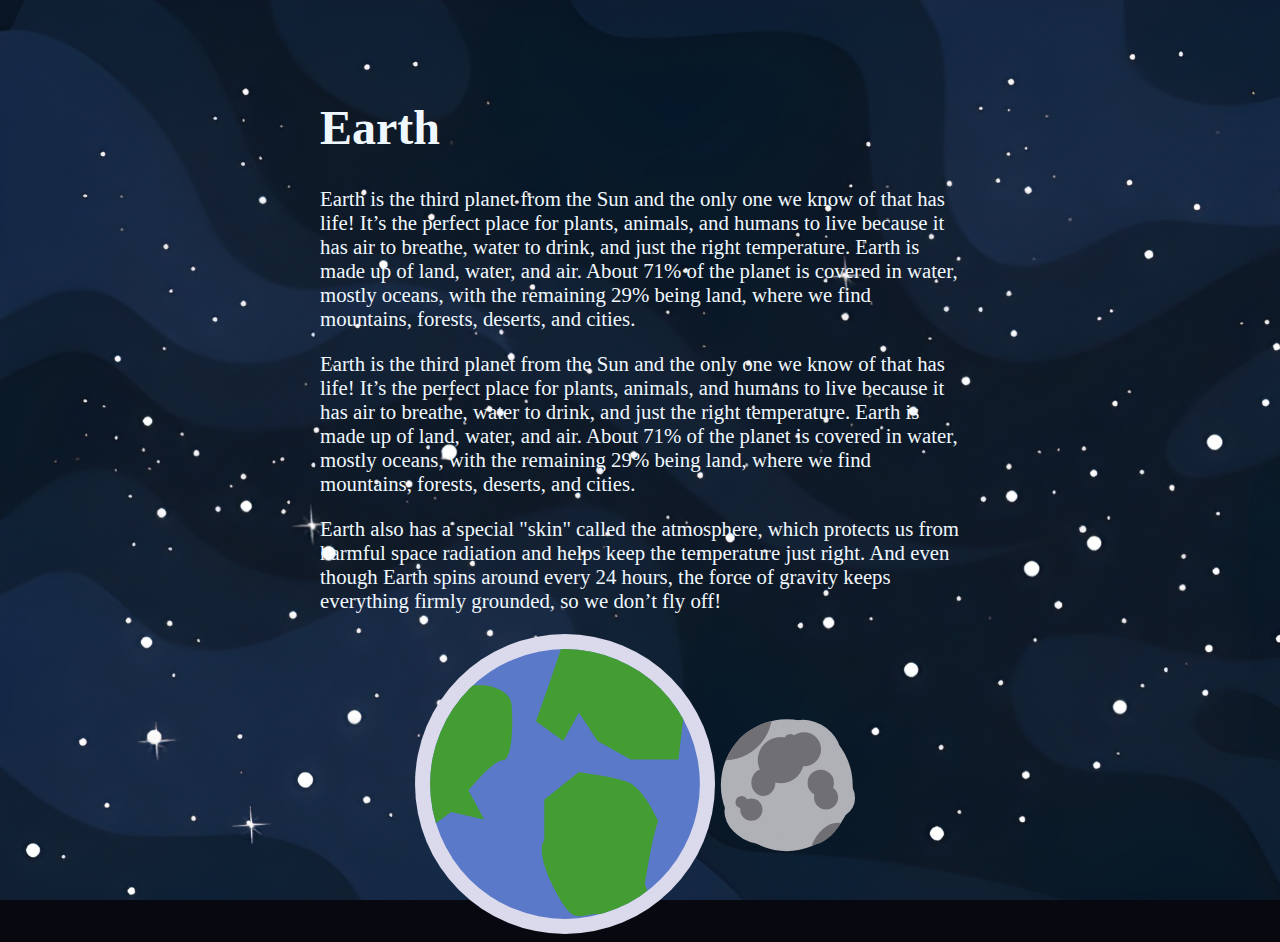
<file: index.html>
<!DOCTYPE html>
<html lang="en">
  <head>
    <meta charset="UTF-8">
    <meta name="viewport" content="width=device-width, initial-scale=1.0">
    <title>Earth</title>
    <link rel="stylesheet" href="screen.css">
  </head>
  <body>
    <!--Model Type: ChatGPT 4o Mini. Prompt: Write a medium-sized casually scientific blurb about the Earth, written to be read by children. Be sure to include a fun fact as well.-->
    <article>
      <h1>Earth</h1>
      <p>
        Earth is the third planet from the Sun and the only one we know of that has life! It’s the perfect place for plants, animals, and humans to live because it has air to breathe, water to drink, and just the right temperature. Earth is made up of land, water, and air. About 71% of the planet is covered in water, mostly oceans, with the remaining 29% being land, where we find mountains, forests, deserts, and cities.
      </p>
      <p>
        Earth is the third planet from the Sun and the only one we know of that has life! It’s the perfect place for plants, animals, and humans to live because it has air to breathe, water to drink, and just the right temperature. Earth is made up of land, water, and air. About 71% of the planet is covered in water, mostly oceans, with the remaining 29% being land, where we find mountains, forests, deserts, and cities.
      </p>
      <p>
        Earth also has a special "skin" called the atmosphere, which protects us from harmful space radiation and helps keep the temperature just right. And even though Earth spins around every 24 hours, the force of gravity keeps everything firmly grounded, so we don’t fly off!
      </p>
    </article>
    <nav>
      <img class="earth" src="images/EarthHighlight.svg" alt="Picture of the Earth">
      <a href="moon.html">
        <img class="moon" src="images/Moon.svg" alt="Picture of the Moon">
      </a>
    </nav>
    <script src="index.js"></script>
  </body>
</html>
</file>
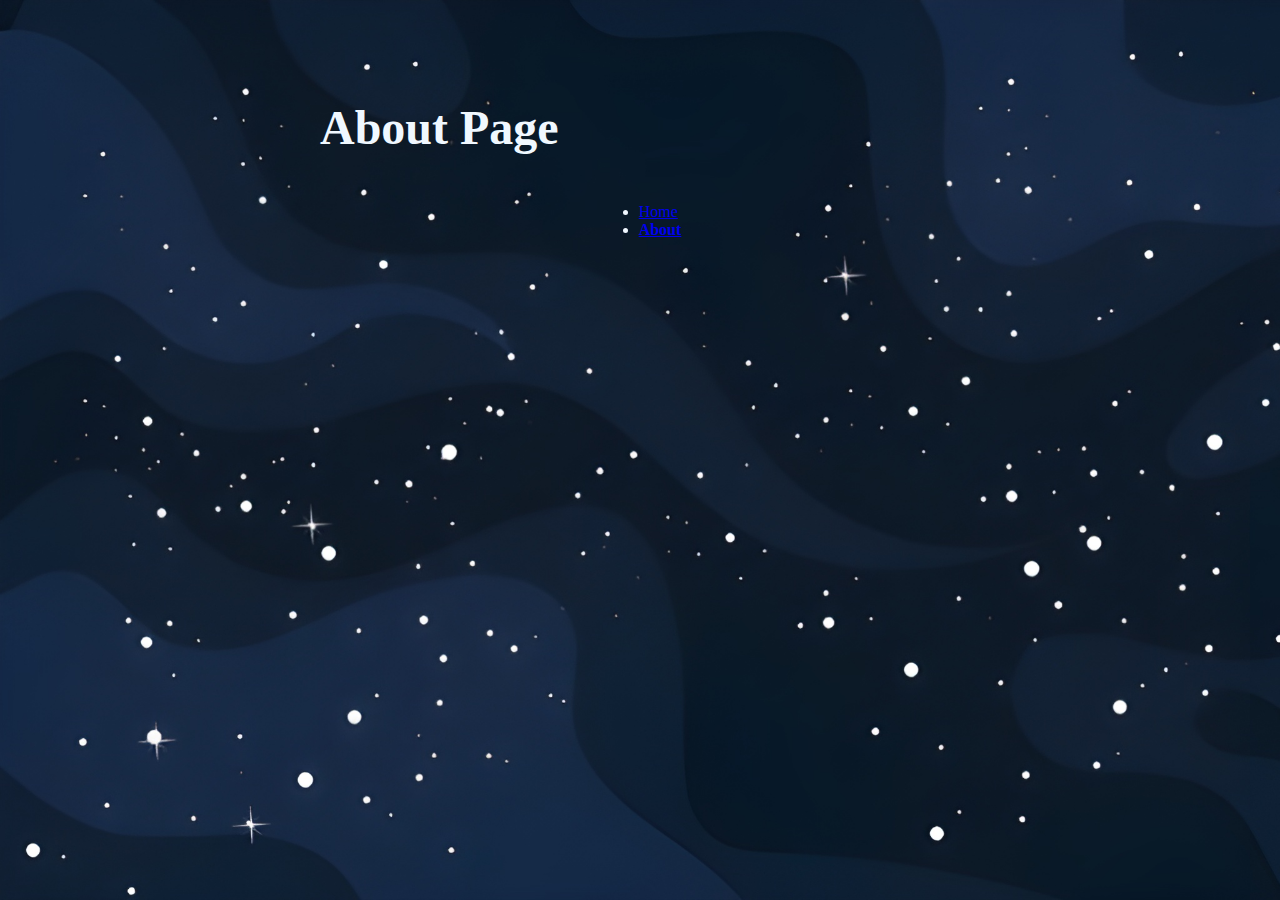
<file: about.html>
<!DOCTYPE html>
<html lang="en">
  <head>
    <meta charset="UTF-8">
    <meta name="viewport" content="width=device-width, initial-scale=1.0">
    <title>About Page</title>
    <link rel="stylesheet" href="screen.css">
  </head>
  <body>
    <h1>About Page</h1>
    <nav>
      <ul>
        <li><a href="index.html">Home</a></li>
        <li><a href="about.html" class="active">About</a></li>
      </ul>
    </nav>
    <script src="index.js"></script>
  </body>
</html>
</file>
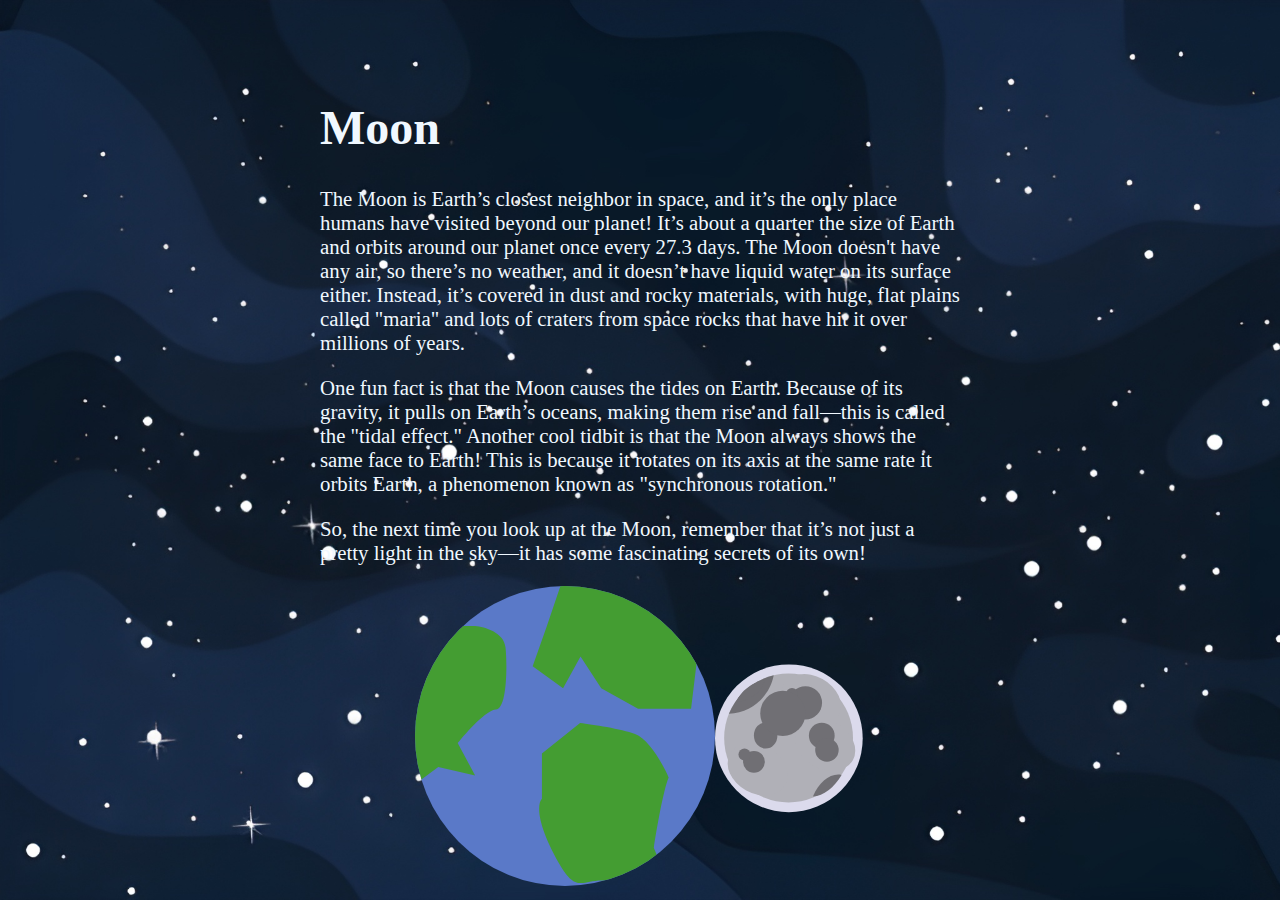
<file: moon.html>
<!DOCTYPE html>
<html lang="en">
  <head>
    <meta charset="UTF-8">
    <meta name="viewport" content="width=device-width, initial-scale=1.0">
    <title>Moon</title>
    <link rel="stylesheet" href="screen.css">
  </head>
  <body>
    <!--Model Type: ChatGPT 4o Mini. Prompt: Write a medium-sized casually scientific blurb about the Moon, written to be read by children. Include a fun fact or two as well.-->
    <article>
      <h1>Moon</h1>
      <p>
        The Moon is Earth’s closest neighbor in space, and it’s the only place humans have visited beyond our planet! It’s about a quarter the size of Earth and orbits around our planet once every 27.3 days. The Moon doesn't have any air, so there’s no weather, and it doesn’t have liquid water on its surface either. Instead, it’s covered in dust and rocky materials, with huge, flat plains called "maria" and lots of craters from space rocks that have hit it over millions of years.
      </p>
      <p>
        One fun fact is that the Moon causes the tides on Earth. Because of its gravity, it pulls on Earth’s oceans, making them rise and fall—this is called the "tidal effect." Another cool tidbit is that the Moon always shows the same face to Earth! This is because it rotates on its axis at the same rate it orbits Earth, a phenomenon known as "synchronous rotation."
      </p>
      <p>
        So, the next time you look up at the Moon, remember that it’s not just a pretty light in the sky—it has some fascinating secrets of its own!
      </p>
    </article>
    <nav>
      <a href="index.html">
        <img class="earth" src="images/Earth.svg" alt="Picture of the Earth">
      </a>
      <img class="moon" src="images/MoonHighlight.svg" alt="Picture of the Moon">
    </nav>
    <script src="index.js"></script>
  </body>
</html>
</file>
<file: screen.css>
/* Add screen styles below */
a.active {
    font-weight: bold;
}

html{
    color: aliceblue;
}

body{
    background-color: rgb(8, 8, 17);
    width: 50%;
    justify-self: center;
    margin-top: 100px;
    background-image: url(images/SpaceCartoon.jpg);
    background-repeat: no-repeat;
    background-attachment: fixed;
    background-size: cover;
}

h1{
    font-size: 3em;
}

p{
    font-size: 1.3em;
}

nav{
    justify-self: center;
    margin: auto;
    display: flex;
    justify-content: space-around;
}
 .moon{
    height: 150px;
    width: 150px;
    align-self: center;
 }

 a{
    align-self: center;
 }

 .earth{
    height: 300px;
    width: 300px;
 }

 @media screen and (max-width: 600px) {
    .earth{
        height: 150px;
        width: 150px;
    }

    .moon{
        height: 75px;
        width: 75px;
    }

    p{
        font-size: 1em;
    }
  }
</file>
